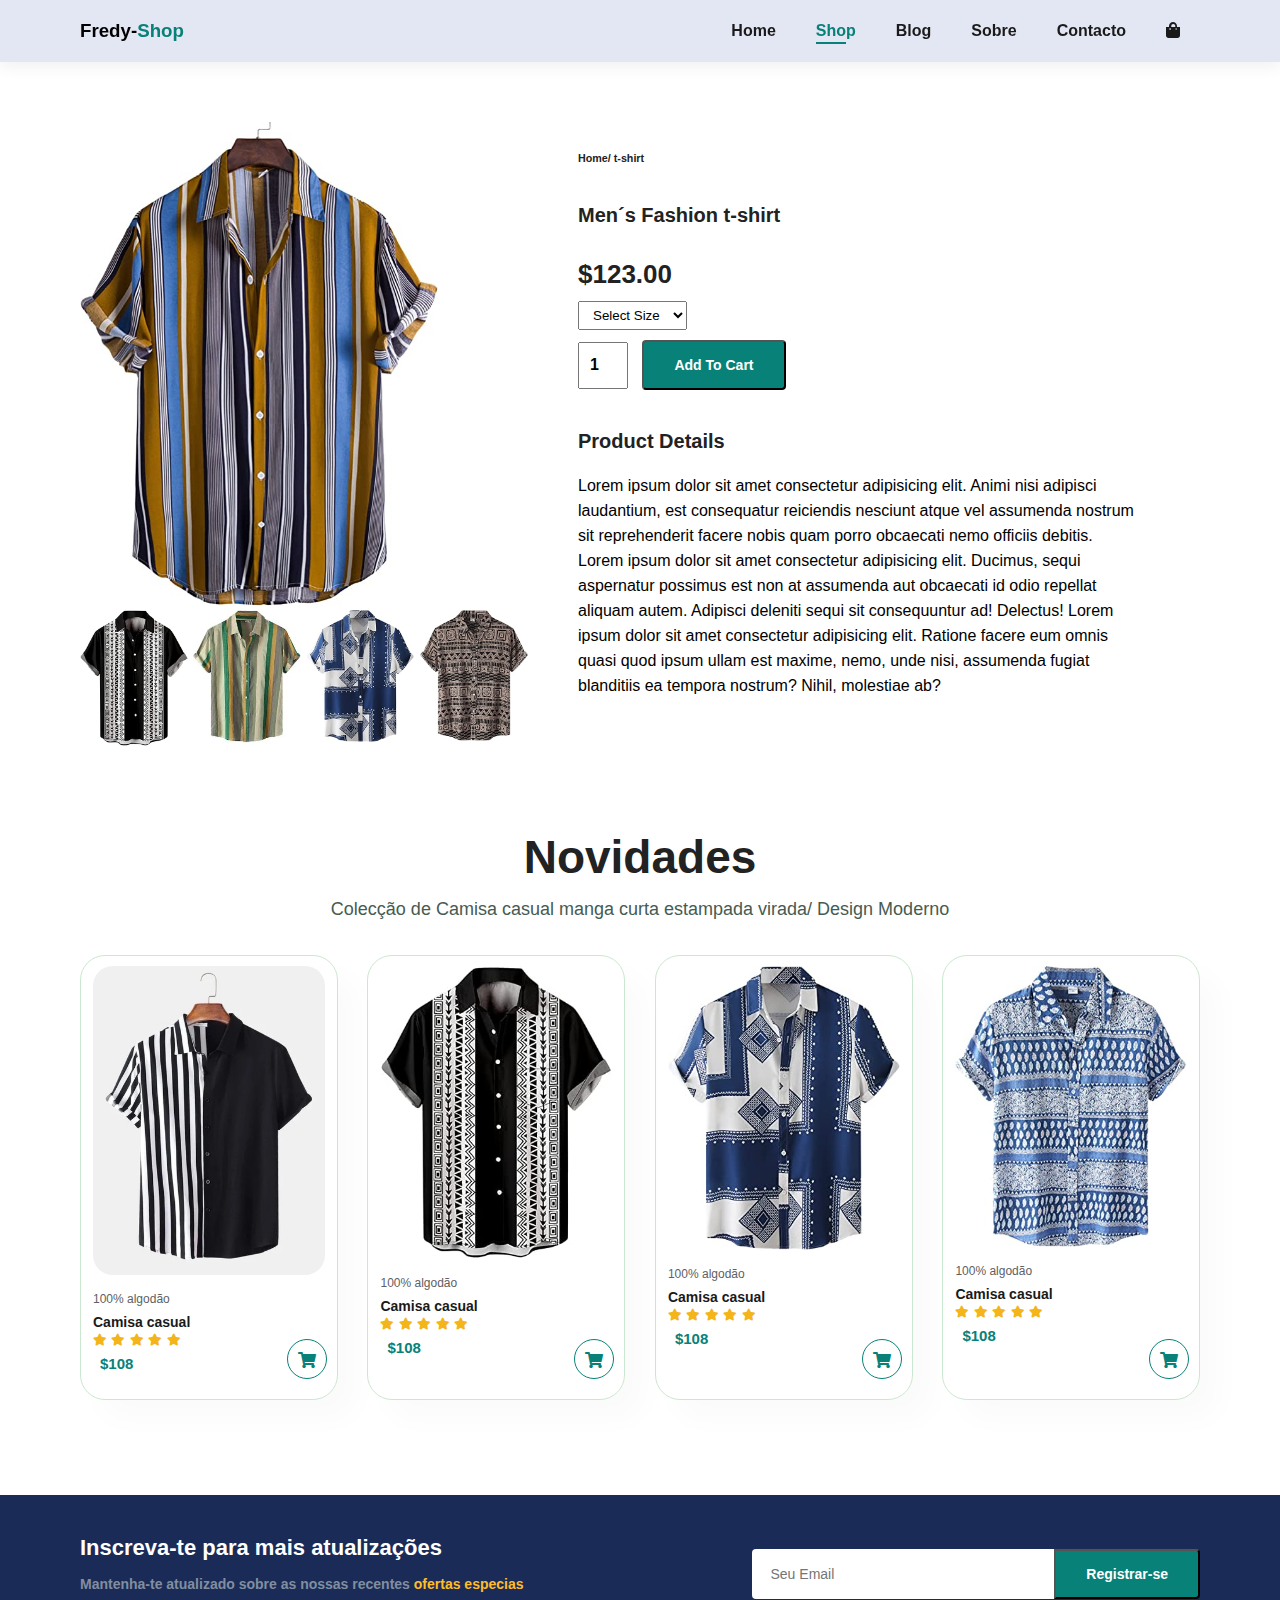
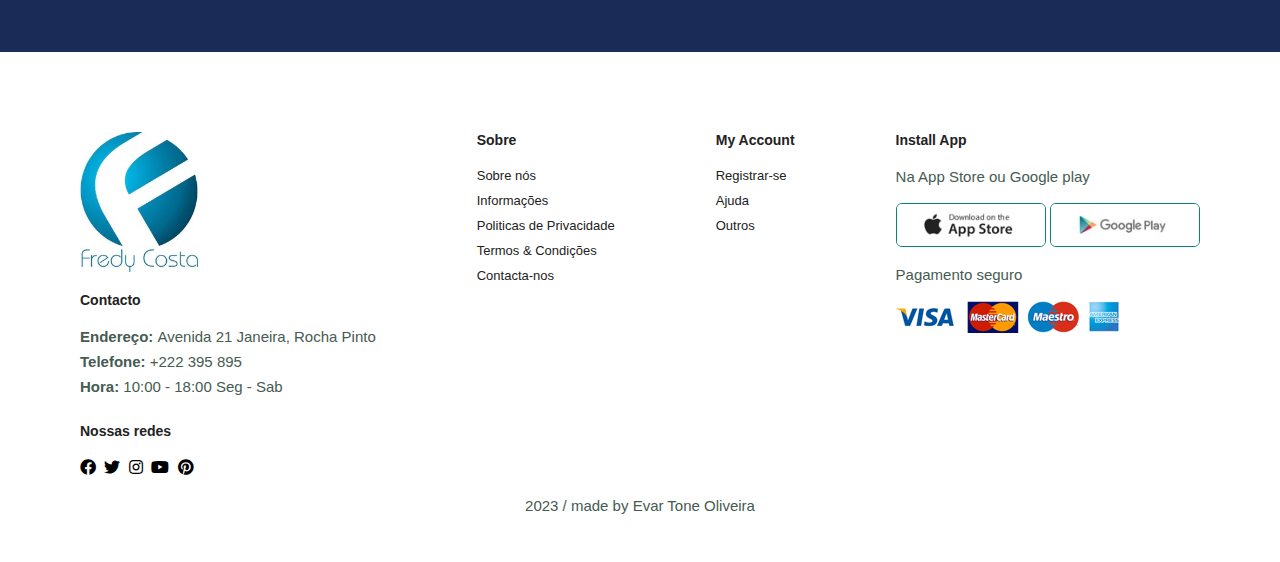
<file: p.html>
<!DOCTYPE html>
<html lang="en">
<head>
    <meta charset="UTF-8">
    <meta http-equiv="X-UA-Compatible" content="IE=edge">
    <meta name="viewport" content="width=device-width, initial-scale=1.0">
    <title>Fredy-Shop</title>
    <link rel="stylesheet" href="https://cdnjs.cloudflare.com/ajax/libs/font-awesome/5.15.4/css/all.min.css">
    <link rel="stylesheet" href="style.css">
</head>
<body>

  <section id="header">
       
       

        <h3>Fredy-<span>Shop</span></h3>

       <div>

            <ul class="navbar" id="navbar">

              <li>  <a href="" >Home</a> </li>
              <li>  <a href="" class="active">Shop</a> </li>
              <li>  <a href="">Blog</a> </li>
              <li>  <a href="">Sobre</a> </li>
              <li>  <a href="">Contacto</a> </li>
              <li>  <a href="#" id="bag"><i class="fa fa-shopping-bag"></i></a> </li>
              <a href="#" id="close"> <i class="fas fa-times"></i></a>
           
            </ul>

        </div>

        <div id="mobile">

          <a href="#"><i class="fa fa-shopping-bag"></i></a> 
          <i id="bar" class="fas fa-outdent"></i>
          

        </div>

  </section>

 <section id="prodetails" class="section-p1">

    <div class="singlei">

        <img src="/images/l3.JPG" width="80%" id="Main-image">

        <div class="small-groupimages">

            <div class="smallimages">
                <img src="/images/l7.JPG"  width="100%" class="smallimage">
            </div>

            <div class="smallimages">
                <img src="/images/l2.JPG"  width="100%" class="smallimage">
            </div>

            <div class="smallimages">
                <img src="/images/l6.JPG"  width="100%" class="smallimage">
            </div>

            <div class="smallimages">
                <img src="/images/l4.JPG"  width="100%"  class="smallimage">
            </div>
            
        </div>

    </div>

    <div class="singled">
        <h6>Home/ t-shirt</h6>
        <h4>Men´s Fashion t-shirt</h4>
        <h2>$123.00</h2>

        <select >
            <option>Select Size</option>
            <option>XXL</option>
            <option>XL</option>
            <option>Small</option>
            <option>Large</option>
        </select>

        <input type="number" value="1">
        <button class="normal">Add To Cart</button>
        <h4>Product Details</h4>
        <span>Lorem ipsum dolor sit amet consectetur adipisicing elit. Animi nisi adipisci laudantium, est consequatur reiciendis nesciunt atque vel assumenda nostrum sit reprehenderit facere nobis quam porro obcaecati nemo officiis debitis. Lorem ipsum dolor sit amet consectetur adipisicing elit. Ducimus, sequi aspernatur possimus est non at assumenda aut obcaecati id odio repellat aliquam autem. Adipisci deleniti sequi sit consequuntur ad! Delectus! Lorem ipsum dolor sit amet consectetur adipisicing elit. Ratione facere eum omnis quasi quod ipsum ullam est maxime, nemo, unde nisi, assumenda fugiat blanditiis ea tempora nostrum? Nihil, molestiae ab?</span>

    </div>


</section>

 <section id="product1" class="section-p1" >

    <h2>Novidades</h2>
    <p>Colecção de  Camisa casual manga curta estampada virada/ Design Moderno</p>

    <div class="pro-container">

      <div class="pro">

        <img src="/images/l8.jpg" alt="">

        <div class="des">

          <span>100% algodão</span>
          <h5>Camisa casual</h5>
          <div class="star">
               <i class="fas fa-star"></i>
               <i class="fas fa-star"></i>
               <i class="fas fa-star"></i>
               <i class="fas fa-star"></i>
               <i class="fas fa-star"></i>
          </div>
          <h4>$108</h4>
       </div>
       <a href="#"><i class="fa fa-shopping-cart cart"></i></a>

      </div>

      <div class="pro">

        <img src="/images/l7.JPG" alt="">

        <div class="des">

          <span>100% algodão</span>
          <h5>Camisa casual</h5>
          <div class="star">
               <i class="fas fa-star"></i>
               <i class="fas fa-star"></i>
               <i class="fas fa-star"></i>
               <i class="fas fa-star"></i>
               <i class="fas fa-star"></i>
          </div>
          <h4>$108</h4>
       </div>
       <a href="#"><i class="fa fa-shopping-cart cart"></i></a>

      </div>
      <div class="pro">

        <img src="/images/l6.JPG" alt="">

        <div class="des">

          <span>100% algodão</span>
          <h5>Camisa casual</h5>
          <div class="star">
               <i class="fas fa-star"></i>
               <i class="fas fa-star"></i>
               <i class="fas fa-star"></i>
               <i class="fas fa-star"></i>
               <i class="fas fa-star"></i>
          </div>
          <h4>$108</h4>
       </div>
       <a href="#"><i class="fa fa-shopping-cart cart"></i></a>

      </div>
      <div class="pro">

        <img src="/images/l5.JPG" alt="">

        <div class="des">

          <span>100% algodão</span>
          <h5>Camisa casual</h5>
          <div class="star">
               <i class="fas fa-star"></i>
               <i class="fas fa-star"></i>
               <i class="fas fa-star"></i>
               <i class="fas fa-star"></i>
               <i class="fas fa-star"></i>
          </div>
          <h4>$108</h4>
       </div>
       <a href="#"><i class="fa fa-shopping-cart cart"></i></a>

      </div>
   


      
     

    </div>


  </section>



  <section id="newsletter" class="section-p1 section-m1">

    <div class="newsletter">
      <h4>Inscreva-te para mais atualizações</h4>
      <p> Mantenha-te atualizado sobre as nossas recentes <span>ofertas especias</span> </p>

    </div>

    <div class="form">
      <input type="text" name="" placeholder="Seu Email ">
      <button class="normal">Registrar-se</button>

    </div>

  </section>

  <footer class="section-p1">

    <div class="col">

      <img class="log" src="/images/logo.jpg" alt="">
      <h4>Contacto</h4>
      <p><strong>Endereço: </strong> Avenida 21 Janeira, Rocha Pinto</p>
      <p><strong>Telefone:</strong> +222 395 895</p>
      <p><strong>Hora:</strong> 10:00 - 18:00 Seg - Sab</p>

      <div class="follow">

        <h4>Nossas redes</h4>

        <div class="icon">

          <i class="fab fa-facebook"></i>
          <i class="fab fa-twitter"></i>
          <i class="fab fa-instagram"></i>
          <i class="fab fa-youtube"></i>
          <i class="fab fa-pinterest"></i>
          
        </div>

      </div>

    </div>


    <div class="col">

      <h4>Sobre</h4>
      <a href="#">Sobre nós</a>
      <a href="#">Informações</a>
      <a href="#">Politicas de Privacidade</a>
      <a href="#">Termos & Condições</a>
      <a href="#">Contacta-nos</a>

    </div>

    <div class="col">

      <h4>My Account</h4>
      <a href="#">Registrar-se</a>
      <a href="#">Ajuda</a>
      <a href="#">Outros</a>

    </div>

    <div class="col install">

      <h4>Install App</h4>
      <p>Na App Store ou Google play</p>

      <div class="row">

        <img src="/images/app.jpg" alt="">
        <img src="/images/play.jpg" alt="">

      </div>

      <p>Pagamento seguro</p>
     <img src="/images/pay 2.png" alt="">

    </div>

    <div class="copyright">

      <p>2023 / made by Evar Tone Oliveira</p>

    </div>

  </footer>



   <script>

    var Mainimage = document.getElementById("Main-image");
    var smallimage = document.getElementsByClassName("smallimage");

    smallimage[0].onclick = function() {

        Mainimage.src= smallimage[0].src;

    }

    smallimage[1].onclick = function() {

   Mainimage.src= smallimage[1].src;

   }

  smallimage[2].onclick = function() {

   Mainimage.src= smallimage[2].src;

   }

  smallimage[3].onclick = function() {

   Mainimage.src= smallimage[3].src;

   }


   </script>

  <script src="shop.js"></script>

</body>
</html>
</file>
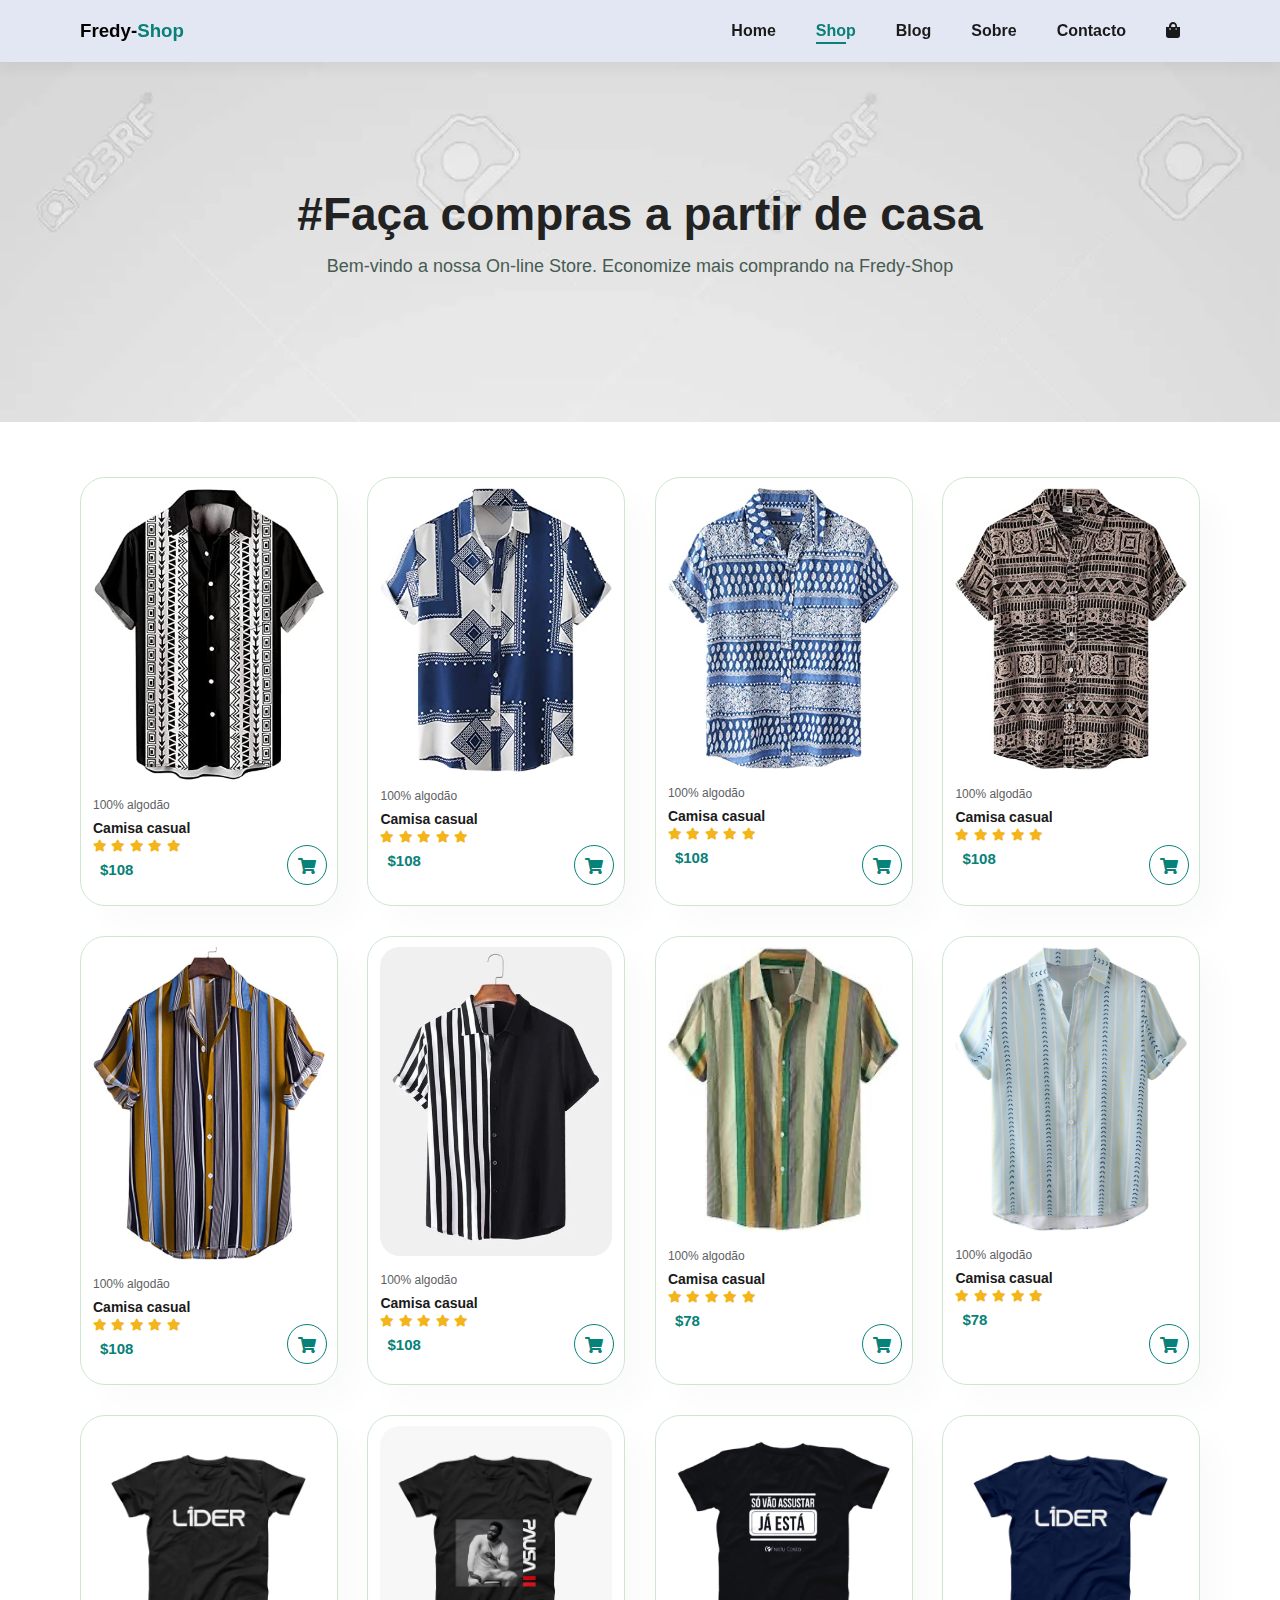
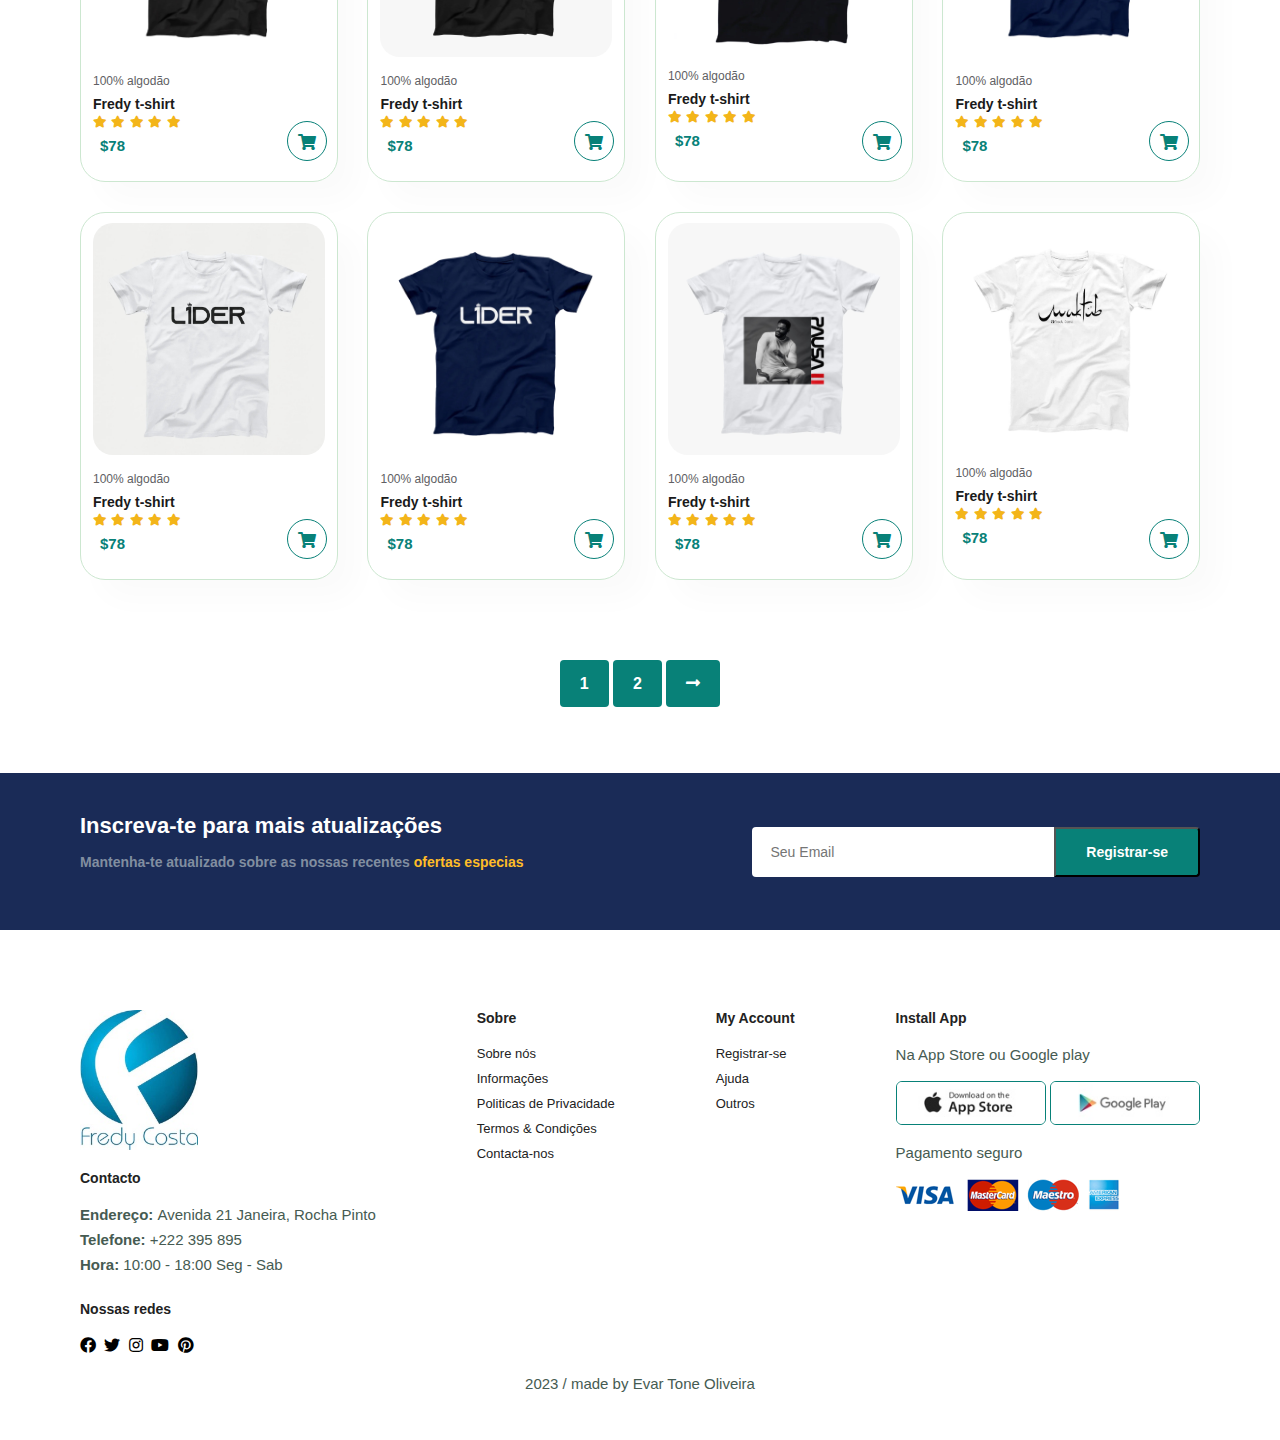
<file: shop.html>
<!DOCTYPE html>
<html lang="en">
<head>
    <meta charset="UTF-8">
    <meta http-equiv="X-UA-Compatible" content="IE=edge">
    <meta name="viewport" content="width=device-width, initial-scale=1.0">
    <title>Fredy-Shop</title>
    <link rel="stylesheet" href="https://cdnjs.cloudflare.com/ajax/libs/font-awesome/5.15.4/css/all.min.css">
    <link rel="stylesheet" href="style.css">
</head>
<body>

  <section id="header">
       
       

        <h3>Fredy-<span>Shop</span></h3>

       <div>

            <ul class="navbar" id="navbar">

              <li>  <a href="" >Home</a> </li>
              <li>  <a href="" class="active">Shop</a> </li>
              <li>  <a href="">Blog</a> </li>
              <li>  <a href="">Sobre</a> </li>
              <li>  <a href="">Contacto</a> </li>
              <li>  <a href="#" id="bag"><i class="fa fa-shopping-bag"></i></a> </li>
              <a href="#" id="close"> <i class="fas fa-times"></i></a>
           
            </ul>

        </div>

        <div id="mobile">

          <a href="#"><i class="fa fa-shopping-bag"></i></a> 
          <i id="bar" class="fas fa-outdent"></i>
          

        </div>

  </section>

  <section id="page-header">

   
    <h2>#Faça compras a partir de casa</h2>
   
    <p>Bem-vindo a nossa On-line Store. Economize mais comprando na Fredy-Shop</p>
   


  </section>

 
  <section id="product1" class="section-p1" >

    <div class="pro-container">


        <div class="pro" onclick="window.location.href='p.html'; " >

            <img src="/images/l7.JPG" alt="">
    
            <div class="des">
    
              <span>100% algodão</span>
              <h5>Camisa casual</h5>
              <div class="star">
                   <i class="fas fa-star"></i>
                   <i class="fas fa-star"></i>
                   <i class="fas fa-star"></i>
                   <i class="fas fa-star"></i>
                   <i class="fas fa-star"></i>
              </div>
              <h4>$108</h4>
           </div>
           <a href="#"><i class="fa fa-shopping-cart cart"></i></a>
    
          </div>
          <div class="pro">
    
            <img src="/images/l6.JPG" alt="">
    
            <div class="des">
    
              <span>100% algodão</span>
              <h5>Camisa casual</h5>
              <div class="star">
                   <i class="fas fa-star"></i>
                   <i class="fas fa-star"></i>
                   <i class="fas fa-star"></i>
                   <i class="fas fa-star"></i>
                   <i class="fas fa-star"></i>
              </div>
              <h4>$108</h4>
           </div>
           <a href="#"><i class="fa fa-shopping-cart cart"></i></a>
    
          </div>
          <div class="pro">
    
            <img src="/images/l5.JPG" alt="">
    
            <div class="des">
    
              <span>100% algodão</span>
              <h5>Camisa casual</h5>
              <div class="star">
                   <i class="fas fa-star"></i>
                   <i class="fas fa-star"></i>
                   <i class="fas fa-star"></i>
                   <i class="fas fa-star"></i>
                   <i class="fas fa-star"></i>
              </div>
              <h4>$108</h4>
           </div>
           <a href="#"><i class="fa fa-shopping-cart cart"></i></a>
    
          </div>
          <div class="pro">
    
            <img src="/images/l4.JPG" alt="">
    
            <div class="des">
    
              <span>100% algodão</span>
              <h5>Camisa casual</h5>
              <div class="star">
                   <i class="fas fa-star"></i>
                   <i class="fas fa-star"></i>
                   <i class="fas fa-star"></i>
                   <i class="fas fa-star"></i>
                   <i class="fas fa-star"></i>
              </div>
              <h4>$108</h4>
           </div>
           <a href="#"><i class="fa fa-shopping-cart cart"></i></a>
    
          </div>
          <div class="pro">
    
            <img src="/images/l3.JPG" alt="">
    
            <div class="des">
    
              <span>100% algodão</span>
              <h5>Camisa casual</h5>
              <div class="star">
                   <i class="fas fa-star"></i>
                   <i class="fas fa-star"></i>
                   <i class="fas fa-star"></i>
                   <i class="fas fa-star"></i>
                   <i class="fas fa-star"></i>
              </div>
              <h4>$108</h4>
           </div>
           <a href="#"><i class="fa fa-shopping-cart cart"></i></a>
    
          </div>

          <div class="pro">

            <img src="/images/l8.jpg" alt="">
    
            <div class="des">
    
              <span>100% algodão</span>
              <h5>Camisa casual</h5>
              <div class="star">
                   <i class="fas fa-star"></i>
                   <i class="fas fa-star"></i>
                   <i class="fas fa-star"></i>
                   <i class="fas fa-star"></i>
                   <i class="fas fa-star"></i>
              </div>
              <h4>$108</h4>
           </div>
           <a href="#"><i class="fa fa-shopping-cart cart"></i></a>
    
          </div>
    
          <div class="pro">
    
            <img src="/images/l2.JPG" alt="">
    
            <div class="des">
    
              <span>100% algodão</span>
              <h5>Camisa casual</h5>
              <div class="star">
                   <i class="fas fa-star"></i>
                   <i class="fas fa-star"></i>
                   <i class="fas fa-star"></i>
                   <i class="fas fa-star"></i>
                   <i class="fas fa-star"></i>
              </div>
              <h4>$78</h4>
           </div>
    
           <a href="#"><i class="fa fa-shopping-cart cart"></i></a>
    
          </div>
    
    
          <div class="pro">
    
            <img src="/images/11.JPG" alt="">
    
            <div class="des">
    
              <span>100% algodão</span>
              <h5>Camisa casual</h5>
              <div class="star">
                   <i class="fas fa-star"></i>
                   <i class="fas fa-star"></i>
                   <i class="fas fa-star"></i>
                   <i class="fas fa-star"></i>
                   <i class="fas fa-star"></i>
              </div>
              <h4>$78</h4>
           </div>
    
           <a href="#"><i class="fa fa-shopping-cart cart"></i></a>
    
          </div>
    

      <div class="pro">

        <img src="/images/peça1.jpg" alt="">

        <div class="des">

          <span>100% algodão</span>
          <h5>Fredy t-shirt</h5>
          <div class="star">
               <i class="fas fa-star"></i>
               <i class="fas fa-star"></i>
               <i class="fas fa-star"></i>
               <i class="fas fa-star"></i>
               <i class="fas fa-star"></i>
          </div>
          <h4>$78</h4>
       </div>
       <a href="#"><i class="fa fa-shopping-cart cart"></i></a>

      </div>

      <div class="pro">

        <img src="/images/peça5.jpg" alt="">

        <div class="des">

          <span>100% algodão</span>
          <h5>Fredy t-shirt</h5>
          <div class="star">
               <i class="fas fa-star"></i>
               <i class="fas fa-star"></i>
               <i class="fas fa-star"></i>
               <i class="fas fa-star"></i>
               <i class="fas fa-star"></i>
          </div>
          <h4>$78</h4>
       </div>
       <a href="#"><i class="fa fa-shopping-cart cart"></i></a>

      </div>
      <div class="pro">

        <img src="/images/peça11.jpg" alt="">

        <div class="des">

          <span>100% algodão</span>
          <h5>Fredy t-shirt</h5>
          <div class="star">
               <i class="fas fa-star"></i>
               <i class="fas fa-star"></i>
               <i class="fas fa-star"></i>
               <i class="fas fa-star"></i>
               <i class="fas fa-star"></i>
          </div>
          <h4>$78</h4>
       </div>
       <a href="#"><i class="fa fa-shopping-cart cart"></i></a>

      </div>
      <div class="pro">

        <img src="/images/peça3.jpg" alt="">

        <div class="des">

          <span>100% algodão</span>
          <h5>Fredy t-shirt</h5>
          <div class="star">
               <i class="fas fa-star"></i>
               <i class="fas fa-star"></i>
               <i class="fas fa-star"></i>
               <i class="fas fa-star"></i>
               <i class="fas fa-star"></i>
          </div>
          <h4>$78</h4>
       </div>
       <a href="#"><i class="fa fa-shopping-cart cart"></i></a>

      </div>
      <div class="pro">

        <img src="/images/peça2.jpg" alt="">

        <div class="des">

          <span>100% algodão</span>
          <h5>Fredy t-shirt</h5>
          <div class="star">
               <i class="fas fa-star"></i>
               <i class="fas fa-star"></i>
               <i class="fas fa-star"></i>
               <i class="fas fa-star"></i>
               <i class="fas fa-star"></i>
          </div>
          <h4>$78</h4>
       </div>
       <a href="#"><i class="fa fa-shopping-cart cart"></i></a>

      </div>
      <div class="pro">

        <img src="/images/peça3.jpg" alt="">

        <div class="des">

          <span>100% algodão</span>
          <h5>Fredy t-shirt</h5>
          <div class="star">
               <i class="fas fa-star"></i>
               <i class="fas fa-star"></i>
               <i class="fas fa-star"></i>
               <i class="fas fa-star"></i>
               <i class="fas fa-star"></i>
          </div>
          <h4>$78</h4>
       </div>
       <a href="#"><i class="fa fa-shopping-cart cart"></i></a>

      </div>

      <div class="pro">

        <img src="/images/peça4.jpg" alt="">

        <div class="des">

          <span>100% algodão</span>
          <h5>Fredy t-shirt</h5>
          <div class="star">
               <i class="fas fa-star"></i>
               <i class="fas fa-star"></i>
               <i class="fas fa-star"></i>
               <i class="fas fa-star"></i>
               <i class="fas fa-star"></i>
          </div>
          <h4>$78</h4>
       </div>

       <a href="#"><i class="fa fa-shopping-cart cart"></i></a>

      </div>


      <div class="pro">

        <img src="/images/peça6.jpg" alt="">

        <div class="des">

          <span>100% algodão</span>
          <h5>Fredy t-shirt</h5>
          <div class="star">
               <i class="fas fa-star"></i>
               <i class="fas fa-star"></i>
               <i class="fas fa-star"></i>
               <i class="fas fa-star"></i>
               <i class="fas fa-star"></i>
          </div>
          <h4>$78</h4>
       </div>

       <a href="#"><i class="fa fa-shopping-cart cart"></i></a>

      </div>

      

      

      
     

    </div>


  </section>

  <section id="pagination" class="section-p1">

    <a href="#">1</a>
    <a href="#">2</a>
    <a href="#"><i class="fa fa-long-arrow-alt-right"></i></a>


  </section>


  <section id="newsletter" class="section-p1 section-m1">

    <div class="newsletter">
      <h4>Inscreva-te para mais atualizações</h4>
      <p> Mantenha-te atualizado sobre as nossas recentes <span>ofertas especias</span> </p>

    </div>

    <div class="form">
      <input type="text" name="" placeholder="Seu Email ">
      <button class="normal">Registrar-se</button>

    </div>

  </section>

  <footer class="section-p1">

    <div class="col">

      <img class="log" src="/images/logo.jpg" alt="">
      <h4>Contacto</h4>
      <p><strong>Endereço: </strong> Avenida 21 Janeira, Rocha Pinto</p>
      <p><strong>Telefone:</strong> +222 395 895</p>
      <p><strong>Hora:</strong> 10:00 - 18:00 Seg - Sab</p>

      <div class="follow">

        <h4>Nossas redes</h4>

        <div class="icon">

          <i class="fab fa-facebook"></i>
          <i class="fab fa-twitter"></i>
          <i class="fab fa-instagram"></i>
          <i class="fab fa-youtube"></i>
          <i class="fab fa-pinterest"></i>
          
        </div>

      </div>

    </div>


    <div class="col">

      <h4>Sobre</h4>
      <a href="#">Sobre nós</a>
      <a href="#">Informações</a>
      <a href="#">Politicas de Privacidade</a>
      <a href="#">Termos & Condições</a>
      <a href="#">Contacta-nos</a>

    </div>

    <div class="col">

      <h4>My Account</h4>
      <a href="#">Registrar-se</a>
      <a href="#">Ajuda</a>
      <a href="#">Outros</a>

    </div>

    <div class="col install">

      <h4>Install App</h4>
      <p>Na App Store ou Google play</p>

      <div class="row">

        <img src="/images/app.jpg" alt="">
        <img src="/images/play.jpg" alt="">

      </div>

      <p>Pagamento seguro</p>
     <img src="/images/pay 2.png" alt="">

    </div>

    <div class="copyright">

      <p>2023 / made by Evar Tone Oliveira</p>

    </div>

  </footer>

  <script src="shop.js"></script>

</body>
</html>
</file>
<file: style.css>
/* global style*/

*{
    margin: 0;
    padding: 0;
    box-sizing: border-box;
    font-family: sans-serif;
}

h1{
    font-size: 50px;
    line-height: 64px;
    color: #222;
}

h2{
    font-size: 46px;
    line-height: 54px;
    color: #222;
}

h4{
    font-size: 20px;
    color: #222;
}

h6{
    font-weight: 700;
    color: #222;
}

p{
    font-size: 18px;
    margin: 15px 0 20px 0;
    color: #465b52;
}


section{
    padding: 40px 80px;
}

body{
    width: 100%;
}

/* Indiv style*/

#header{
    display: flex;
    align-items:center ;
    justify-content: space-between;
    padding: 20px 80px;
    background: #E3e6f3;
    box-shadow:0 5px 15px rgba(0, 0, 0, 0.06) ;
    position: sticky;
    top: 0;
    left: 0;
    z-index: 999;
}

#header span{
    color: #088178;
}

.navbar{
    display: flex;
    align-items: center;
    justify-content:center ;
   
}

.navbar li{
    list-style: none;
    padding: 0 20px;
    position: relative; 
    /* posição relativa ao father para q o efeito barra possa aparecer justamente onde 
    configurei */
}

.navbar li a{
    text-decoration: none;
    font-size: 16px;
    font-weight: 600;
    color: #1a1a1a;
    transition: 0.3s ease;
}

.navbar li a.active::after, 
.navbar li a:hover::after{
    content: "";
    width: 30px;
    height: 2px;
    background: #088178;
    position: absolute;
    bottom: -4px;
    left: 20px;

  
}

.navbar li a:hover, 
.navbar li a.active {
    color: #088178;
}

.logo {
   width: 30%;
   border-radius: 10px;
}

#hero{

    background-image: url(/images/bg.JPG);
    height: 90vh;
    width: 100%;
    background-size: cover;
    background-position: top 100% left 200px;
    padding: 0 80px;
    display: flex;
    flex-direction: column;
    align-items: flex-start;
    justify-content: center;
    
}

#hero h2, h1 {
    color:aqua;
}
#hero h4 {
    padding-bottom:15px;
}

#hero button{
    background-color:burlywood ;
    border: 0;
    border-radius: 30px;
    padding: 12px 70px 12px 55px;
    cursor: pointer;
    color: #088178;
    font-weight: 700;
    font-size: 15px;
}

#hero p{
    color: white;
}

.section-p1{
    padding: 40px 80px;
}

#feature{
    display: flex;
    align-items: center;
    justify-content: space-between;
    flex-wrap: wrap;
}

#feature .fet-box{

    width: 180px;
    text-align: center;
    padding: 25px 15px;
    box-shadow: 20px 20px 34px rgba(0, 0, 0, 0.03);
    border: 1px solid #cce7d0;
    border-radius: 4px;
    margin: 15px 0;
}

#feature .fet-box:hover{

    box-shadow: 10px 10px 54px rgba(70, 62, 24, 0.1);

}

#feature .fet-box img{

    width: 100%;
    margin-bottom: 10px;
}

#feature .fet-box h6{

    padding: 9px 8px 6px 8px;
    line-height: 1;
    border: 4px;
    color: #088178;
    background-color: #fddde4;
    display: inline-block;
    margin-top: 14px;
    cursor: pointer;

}

#feature .fet-box:nth-child(2) h6{
    background-color: #edebbc;
}

#feature .fet-box:nth-child(3) h6{
    background-color: #d1e8f2;
}

#feature .fet-box:nth-child(4) h6{
    background-color: #cdd4f8;
}

#feature .fet-box:nth-child(5) h6{
    background-color: #f6dbf6;
}

#feature .fet-box:nth-child(6) h6{
    background-color: #fff2e5;
}

#product1{
    text-align: center;
}

#product1 .pro{
    width: 23%;
    min-width: 250px;
    padding: 10px 12px;
    border:  1px solid #cce7d0;
    border-radius: 25px;
    cursor: pointer;
    box-shadow: 20px 20px 30px rgba(0, 0, 0, 0.02);
    margin: 15px 0;
    transition: 0.2s ease;
    position: relative;
}

#product1 .pro:hover{

    box-shadow: 20px 20px 30px rgba(0, 0, 0, 0.06);

}

#product1 .pro img {
    width: 100%;
    border-radius: 20px;
}

#product1 .pro .des{
    text-align: start;
    padding: 10px 0;
}

#product1 .pro .des span{
    color: #606063;
    font-size: 12px;
}

#product1 .pro .des h5{
    padding-top: 7px;
    color: #1a1a1a;
    font-size: 14px;
}

#product1 .pro .des i{
    font-size: 12px;
    color: rgb(243, 181, 25);
}
#product1 .pro .des h4{
    padding: 7px;
    font-size: 15px;
    font-weight: 700;
    color: #088178;
}

#product1 .pro .cart{
    width: 40px;
    height: 40px;
    line-height: 40px;
    border-radius: 50px;
    color: #088178;
    border: 1px solid #088178;
    position: absolute;
    bottom: 20px;
    right: 10px;
}

#product1 .pro-container{
    display: flex;
    justify-content: space-between;
    flex-wrap: wrap;
}

.section-m1{

    margin: 40px 0;
}

#banner{
    display: flex;
    flex-direction: column;
    justify-content: center;
    align-items: center;
    text-align: center;
    background-image: url(/images/banner.png);
    width: 100%;
    height: 40vh;
   
}

#banner h4{
    color: white;
    font-size: 16px;
}


#banner h2{
    color: white;
    font-size: 30px;
    padding: 10px 0;
}

#banner h2 span{
    color: #ef3636;
}

button.normal{
    font-size: 14px;
    font-weight: 600;
    padding: 15px 30px;
    color: #000;
    background-color: white;
    border-radius: 4px;
    cursor: pointer;
    outline: none;
    transition: 0.2s;
}

#banner button:hover{
    background-color: #088178;
    color: white;
}

#sm-banner {
    display: flex;
    justify-content: space-between;
    flex-wrap: wrap;
}

#sm-banner .banner-box{
    display: flex;
    flex-direction: column;
    justify-content: center;
    align-items: flex-start;
    text-align: center;
    background-image: url(/images/lider.JPG);
    min-width: 740px;
    height: 50vh;
    background-size: cover;
    background-position: center;
    padding: 30px;
}

#sm-banner h4{
    color:#088178;
    font-size: 20px;
    font-weight: 300;
}

#sm-banner h2{

    color:#088178;
    font-size: 28px;
    font-weight: 800;
}

#sm-banner span{

    color:#ffffff;
    font-size: 14px;
    font-weight: 500;
    padding-bottom: 15px;
}

button.white{

    font-size: 13px;
    font-weight: 600;
    padding: 11px 18px;
    color:white;
    background-color: transparent;
    border: 1px solid white;
    cursor: pointer;
    outline: none;
    transition: 0.2s;
}

#sm-banner .banner-box:hover button {
    background: #088178;
    border: 1px solid #088178;
}

#sm-banner .banner-box2{

    background-image: url(/images/chefe.JPG);

}

#banner3 .banner-box {

    display: flex;
    flex-direction: column;
    justify-content: center;
    align-items: flex-start;
    text-align: center;
    background-image: url(/images/jaja.JPG);
    min-width: 30%;
    height: 30vh;
    background-size: cover;
    background-position: center;
    padding: 20px;
    margin-bottom: 20px;
}

#banner3 H2{
    color: white;
    font-weight: 900;
    font-size: 22px;
}

#banner3 h3{
    color: #ec544e;
    font-weight: 800;
    font-size: 15px;
}

#banner3 {
    display: flex;
    justify-content: space-between;
    flex-wrap: wrap;
    padding: 0 80px;
}

#banner3 .banner2{
    background-image: url(/images/l1.jpg);

}

#banner3 .banner3{
    background-image: url(/images/jaja.JPG);

}

#newsletter{
    display: flex;
    justify-content: space-between;
    flex-wrap: wrap;
    align-items: center;
    background-image: url(/images/banner9.png);
    background-repeat: no-repeat;
    background-position: 20% 30%;
    background-color: #041e42;
}

#newsletter h4{
    color: white;
    font-size: 22px;
    font-weight: 700;
}

#newsletter p{
    color: #818ea0;
    font-size: 14px;
    font-weight: 600;
}

#newsletter p span{
    color: #ffbd27;
}

#newsletter input{
    height: 3.125rem;
    padding: 0 1.25em;
    font-size: 14px;
    width: 100%;
    border: 1px solid transparent;
    border-radius: 4px;
    outline: none;
    border-top-right-radius: 0;
    border-bottom-right-radius: 0;
}

#newsletter button{
    background-color: #088178;
    color: white;
    white-space: nowrap;
    border-top-left-radius: 0;
    border-bottom-left-radius: 0;
}

#newsletter .form{
    display: flex;
    width: 40%;
}

footer {
    display: flex;
    justify-content: space-between;
    flex-wrap: wrap;
}

footer .col{
    display: flex;
    flex-direction: column;
    align-items: flex-start;
    margin-bottom: 20px;
}

footer .log{
    margin-bottom: 20px;
    width: 40%;
}

footer h4{
    font-size: 14px;
    padding-bottom: 20px;
}

footer p{
    font-size: 15px;
    margin: 0 0 8px 0;
}

footer a{
    font-size: 13px;
    text-decoration: none;
    color: #222;
    margin-bottom: 10px;
}

footer .follow{
    margin-top: 20px;
}

footer .follow i{
    color: #000;
    padding-right: 4px;
    cursor: pointer;
}

footer .follow i:hover, footer a:hover{
    color: #088178;
}

footer .install .row img{
    border: 1px solid #088178;
    border-radius: 6px;
    width: 150px;
}

footer .install img{
    margin: 10px 0 15px 0;
}

footer .copyright{
    width: 100%;
    text-align: center;
}

#mobile{

    display: none;
    justify-content: center;
}

#close{

    display: none;
}

  /* Midea Query */

  @media (max-width:799px) {
          
    .navbar{

        display: flex;
        flex-direction: column;
        align-items: flex-start;
        justify-content:flex-start ;
        position: fixed;
        top: 0;
        right: -300px;
        height: 100vh;
        width: 300px;
        background-color: #E3E6F3;
        box-shadow: 0 40px 60px rgba(0, 0, 0, 0.01);
        padding: 80px 0 0 10px;
        transition: 0.3s;
    }

    .navbar.active{

        right: 0px;
    }

    .navbar li{

        margin-bottom: 25px;
    }

    #mobile {

        display: block;
        justify-content: center;
    }

    #mobile i{

        color: #1a1a1a;
        font-size: 24px;
        padding-left: 20px;
    }

    #close{
        
        position:absolute;
        top: 30px;
        left: 30px;
        font-size: 24px;
        color: #222;
        display: initial;
    }

    #bag{
        display: none;
    }

    #hero{

        height: 70vh;
        width: 100%;
        background-size: cover;
        background-position: top 30% right 30%;
        padding: 0 80px;

    }

    #hero h2{
        color: aqua;
    }

    #feature{
        justify-content: center;
    }

    #feature .fet-box{
        margin: 15px 15px;
    }

    .section-p1{
        padding: 40px 40px;
    }

    #product1 .pro-container {

        justify-content: center;
    }  

    #product1 .pro{
        margin: 15px;
    }

    #banner{
        height: 20vh;
    }

    #sm-banner .banner-box{
        min-width: 100%;
        height: 30vh;
    }

    #banner3{
        padding:0 40px;
    }

    #banner3 .banner-box{
        width: 28%;
    }

    #newsletter .form{
        width: 70%;
    }
    
  }


  @media (max-width:477px) {

    
    #header {
       
        padding: 10px 30px;

    }

    #hero {
        
        padding: 0 20px;
        background-position: 55%;
    
    }

    #hero h1{
        display: none;
    }

    .section-p1{
        padding: 20px;
    }

    #feature .fet-box{
        width: 155px;
        margin: 0 0 15px 0;
    }

    #feature {
        justify-content: space-between;
    }

    #product1 .pro{
        width: 100%;
    }

    #banner{
        height: 40vh;
    }

    #banner3 .banner-box{
        height: 40vh;
    }

    #sm-banner .banner-box {
        margin-bottom: 20px;
    }

    #banner3 {
        padding: 0 20px;
    }

    #banner3 .banner-box {
        width: 100%;
    }
      
    #newsletter{
        padding: 40px 20px;
    }

    #newsletter .form{
        width: 1000%;
    }

    footer .copyright {
        text-align: start;
    }

    #hero button {
       
        border-radius: 10px;
        padding: 3px 0px 3px 3px;
        font-weight: 700;
        font-size: 15px;
        width: 100px;
        margin-top: 120px;
        text-align: center;
        margin-left: -15px;
    }

    #prodetails{

        display: flex;
        flex-direction: column;
    }

    #prodetails .singlei{
        width: 100%;
        margin-right: 0;
    }

    #prodetails .singled {
        width: 100%;
        
    }



  

   
  }

/* SHOP PAGE */

  #page-header{
    background-image: url(/images/row1.webp);
    width: 100%;
    height: 40vh;
    background-size: cover;
    display: flex;
    justify-content: center;
    flex-direction: column;
    text-align: center;
    padding: 14px;

  }

  #pagination{
    text-align: center;
  }

  #pagination a{
    text-decoration: none;
    background-color: #088178;
    border-radius: 4px;
    color: white;
    font-weight: 600;
    padding: 15px 20px;
  }

  #pagination a i{
    font-size: 16px;
    font-weight: 600;
  }


  /* SHOP PAGE - PRO DETAILS */

  #prodetails{
    display: flex;
    margin-top: 20px;
  }

  #prodetails .singlei {
    width: 40%;
    margin-right: 50px;
  }

  .small-groupimages{
    display: flex;
    justify-content: space-between;
  }

  .smallimages{
    flex-basis: 24%;
    cursor: pointer;
  }


  #prodetails .singled {
    width: 50%;
    padding-top: 30px;
  }

  #prodetails .singled h4{
    padding: 40px 0 20px 0;
  }

  #prodetails .singled h2{
    font-size: 26px;
  }

  #prodetails .singled  select{
    display: block;
    padding: 5px 10px;
    margin-bottom: 10px;
  }

  #prodetails .singled  input{
    width: 50px;
    height: 47px;
    padding-left: 10px;
    font-size: 16px;
    margin-right: 10px;
    font-weight: 600;
  }


  #prodetails .singled button{
    background-color: #088178;
    color: white;
  }

  #prodetails .singled span{
    line-height: 25px;
  }
</file>
